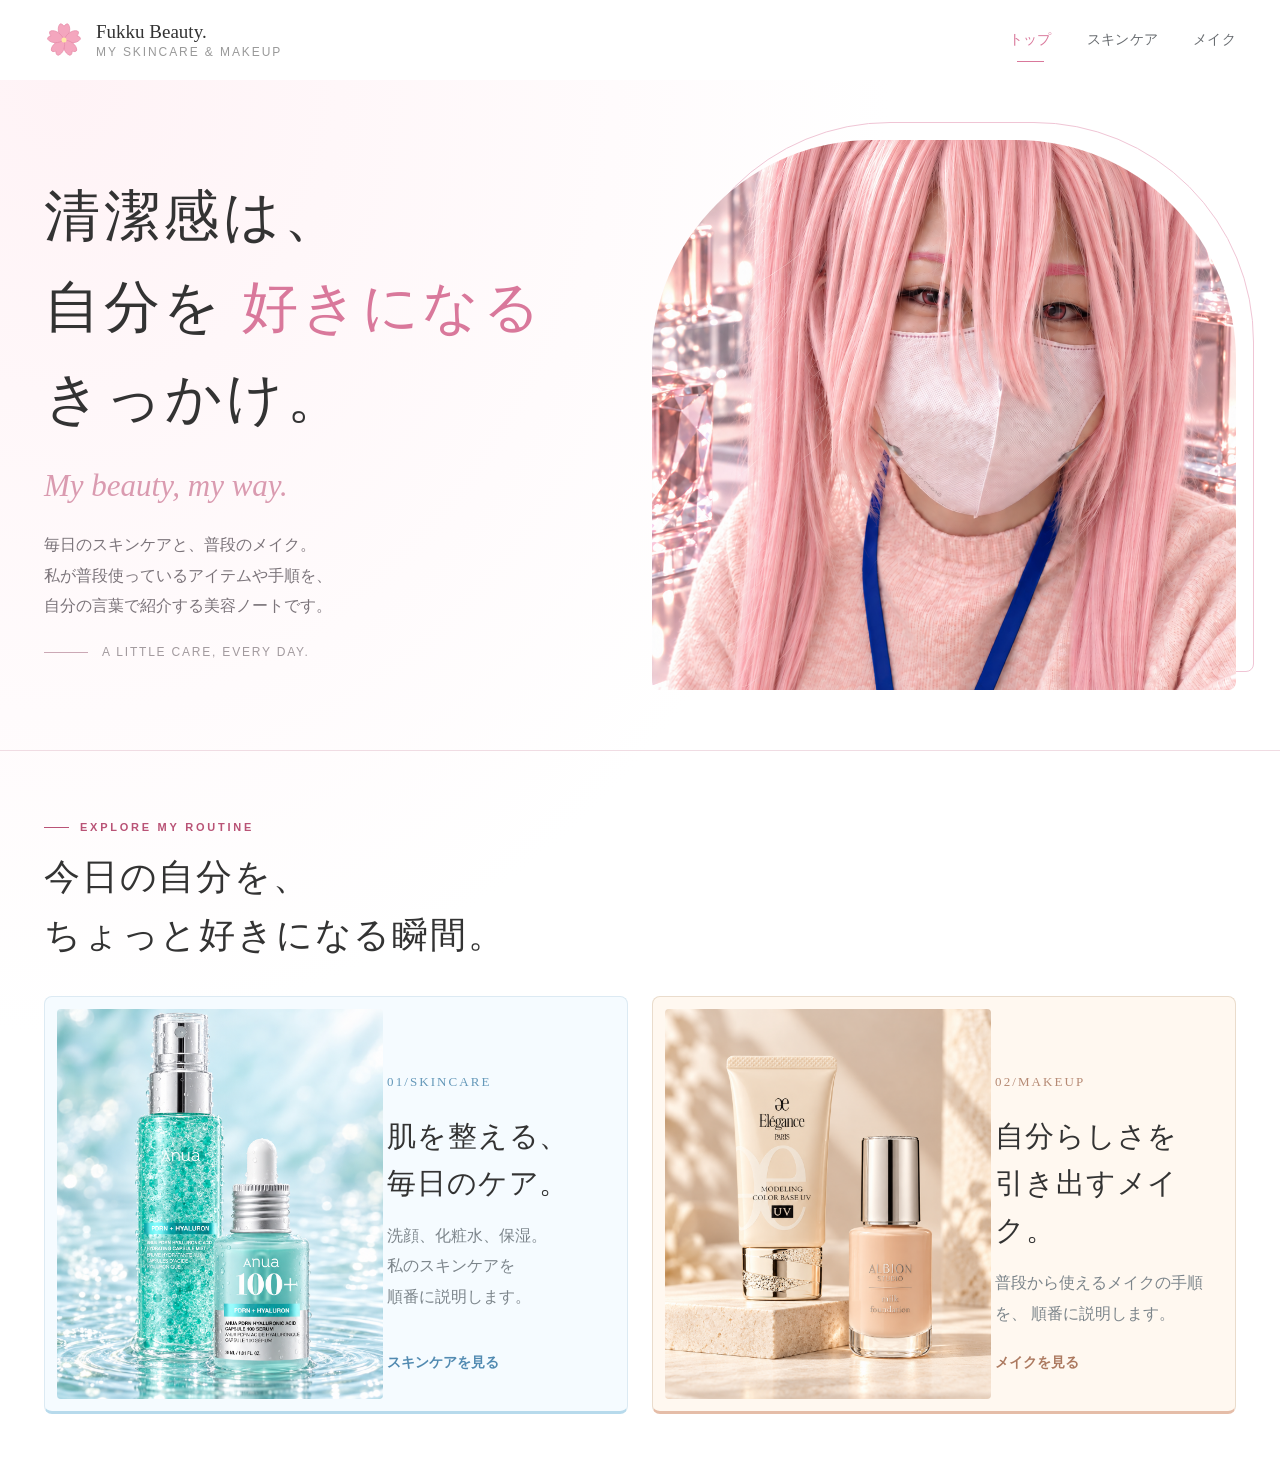
<file: index.html>
<!DOCTYPE html>
<html lang="ja">
    <head>
        <meta charset="UTF-8">
        <meta name="viewport" content="width=device-width, initial-scale=1.0">
        <link rel="stylesheet" href="css/style.css">
        <link rel="stylesheet" href="css/header.css">
        <link rel="stylesheet" href="css/transition.css">
        <title>ふっくーのメイク・スキンケア</title>
    </head>

    <body>
        <!-- ヘッダー -->
        <header>
            <a href="index.html" class="site-logo">
                <img src="images/icon/sakura-mark.svg" alt="ふっくーのメイク・スキンケア" class="site-icon">
                <span class="site-text">
                    <span class="site-logo__title">Fukku Beauty.</span>
                    <span class="site-logo__subtitle">MY SKINCARE &amp; MAKEUP</span>
                </span>
            </a>

            <nav class="header-nav">
                <a href="index.html" class="Top is-active" aria-current="page">トップ</a>
                <a href="skinCare.html" class="skinCare">スキンケア</a>
                <a href="makeUp.html" class="makeUp">メイク</a>
            </nav>
        </header>

        <main>
            <!-- ページの導入 -->
            <div class="intro-area">
                <section class="intro">
                    <div class="intro-text">
                        <h1 class="intro-title">
                            清潔感は、
                            <br>
                            自分を
                            <span class="pink">好きになる</span>
                            <br>
                            きっかけ。
                        </h1>
                        <p class="intro-subtitle">My beauty, my way.</p>
                        <p class="intro-description">
                            毎日のスキンケアと、普段のメイク。
                            <br>
                            私が普段使っているアイテムや手順を、
                            <br>
                            自分の言葉で紹介する美容ノートです。
                        </p>
                        <p class="intro-caption">A LITTLE CARE, EVERY DAY.</p>
                    </div>

                    <div class="intro-photo">
                        <img src="images/sakuramiku.png" alt="桜ミクの自撮り写真" class="sakuramiku">
                    </div>
                </section>
            </div>

            <!-- スキンケア・メイクの紹介 -->
            <section class="routine">
                <p class="routine-label">EXPLORE MY ROUTINE</p>
                <h2 class="routine-title">
                    今日の自分を、
                    <br>
                    ちょっと好きになる瞬間。
                </h2>

                <div class="routine-cards">
                    <a href="skinCare.html" class="routine-skinCare">
                        <img src="images/アヌアのミストと美容液.png" alt="アヌアのミストと美容液" class="skinCare_img">
                        <div class="routine-card-text">
                            <p>01/SKINCARE</p>
                            <h3>
                                肌を整える、
                                <br>
                                毎日のケア。
                            </h3>
                            <p>
                                洗顔、化粧水、保湿。
                                <br>
                                私のスキンケアを
                                <br>
                                順番に説明します。
                            </p>
                            <span>スキンケアを見る</span>
                        </div>
                    </a>

                    <a href="makeUp.html" class="routine-makeUp">
                        <img src="images/エレガンスとアルビオンのベースメイク撮影.png" alt="メイク道具" class="makeUp_img">
                        <div class="routine-card-text">
                            <p>02/MAKEUP</p>
                            <h3>
                                自分らしさを
                                <br>
                                引き出すメイク。
                            </h3>
                            <p>
                                普段から使えるメイクの手順を、
                                順番に説明します。
                            </p>
                            <span>メイクを見る</span>
                        </div>
                    </a>
                </div>
            </section>
        </main>
        <script src="js/transition.js"></script>
    </body>
</html>
</file>
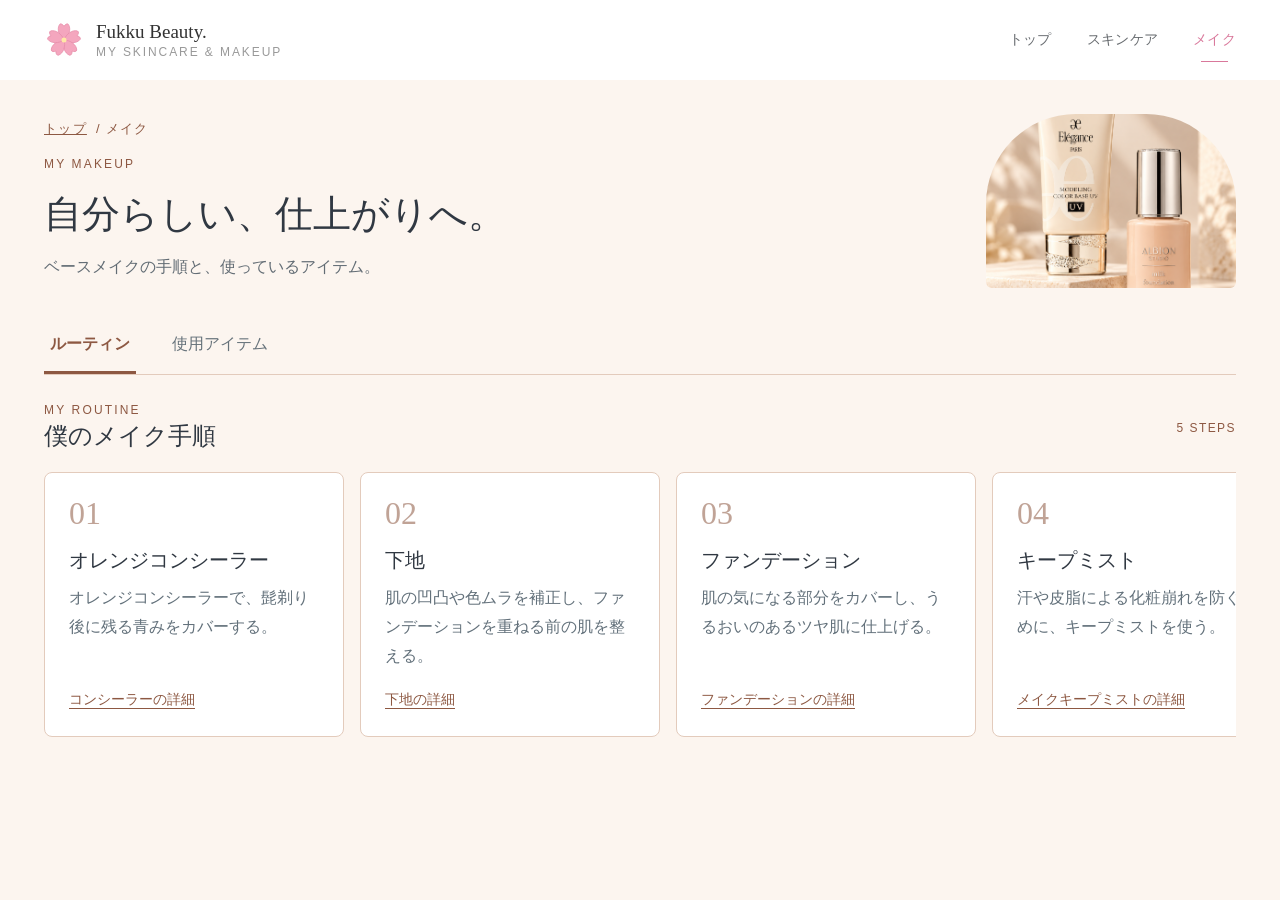
<file: makeUp.html>
<!DOCTYPE html>
<html lang="ja">
    <head>
        <meta charset="UTF-8">
        <meta name="viewport" content="width=device-width, initial-scale=1.0">
        <link rel="stylesheet" href="css/makeUp.css">
        <link rel="stylesheet" href="css/header.css">
        <link rel="stylesheet" href="css/transition.css">
        <title>ふっくーのメイク</title>
    </head>

    <body>
        <!-- ヘッダー -->
        <header>
            <a href="index.html" class="site-logo">
                <img src="images/icon/sakura-mark.svg"
                    alt="ふっくーのメイク・スキンケア"
                    class="site-icon">

                <span class="site-text">
                    <span class="site-logo__title">Fukku Beauty.</span>
                    <span class="site-logo__subtitle">
                    MY SKINCARE &amp; MAKEUP
                    </span>
                </span>
            </a>

            <nav class="header-nav">
                <a href="index.html" class="Top">トップ</a>
                <a href="skinCare.html" class="skinCare">スキンケア</a>
                <a href="makeUp.html" class="makeUp is-active"
                    aria-current="page">メイク</a>
            </nav>
        </header>

        <main>
            <!-- ページの導入 -->
            <section class="makeUp-intro">
                <div class="makeUp-intro-text">
                    <nav class="breadcrumb" aria-label="パンくずリスト">
                        <a href="index.html">トップ</a>
                        <span>/ メイク</span>
                    </nav>

                    <p class="makeUp-label">MY MAKEUP</p>
                    <h1>自分らしい、仕上がりへ。</h1>
                    <p>ベースメイクの手順と、使っているアイテム。</p>
                </div>

                <div class="makeUp-intro-photo">
                    <img src="images/エレガンスとアルビオンのベースメイク撮影.png"
                        alt="エレガンスとアルビオンのベースメイク用品">
                </div>
            </section>

            <section class="makeUp-content">
                <!-- 表示切り替え -->
                <div class="makeUp-tabs">
                    <button type="button"
                        id="routine-button"
                        class="is-active"
                        aria-controls="routine-panel"
                        aria-pressed="true">
                    ルーティン
                    </button>

                    <button type="button"
                        id="items-button"
                        aria-controls="items-panel"
                        aria-pressed="false">
                    使用アイテム
                    </button>
                </div>

                <!-- メイク手順 -->
                <section id="routine-panel">
                    <div class="routine-heading">
                        <div>
                            <p class="routine-heading-label">MY ROUTINE</p>
                            <h2>僕のメイク手順</h2>
                        </div>
                        <span class="step-total">5 STEPS</span>
                    </div>

                    <div class="routine-steps">
                        <article class="routine-step">
                            <p class="routine-step-number">01</p>
                            <h3>オレンジコンシーラー</h3>
                            <p>オレンジコンシーラーで、髭剃り後に残る青みをカバーする。</p>

                            <button type="button"
                                class="routine-item-button"
                                data-product="concealer">
                            コンシーラーの詳細
                            </button>
                        </article>

                        <article class="routine-step">
                            <p class="routine-step-number">02</p>
                            <h3>下地</h3>
                            <p>肌の凹凸や色ムラを補正し、ファンデーションを重ねる前の肌を整える。</p>

                            <button type="button"
                                class="routine-item-button"
                                data-product="primer">
                            下地の詳細
                            </button>
                        </article>

                        <article class="routine-step">
                            <p class="routine-step-number">03</p>
                            <h3>ファンデーション</h3>
                            <p>肌の気になる部分をカバーし、うるおいのあるツヤ肌に仕上げる。</p>

                            <button type="button"
                                class="routine-item-button"
                                data-product="foundation">
                            ファンデーションの詳細
                            </button>
                        </article>

                        <article class="routine-step">
                            <p class="routine-step-number">04</p>
                            <h3>キープミスト</h3>
                            <p>汗や皮脂による化粧崩れを防ぐために、キープミストを使う。</p>

                            <button type="button"
                                class="routine-item-button"
                                data-product="mist">
                            メイクキープミストの詳細
                            </button>
                        </article>

                        <article class="routine-step">
                            <p class="routine-step-number">05</p>
                            <h3>パウダー</h3>
                            <p>余分な皮脂を吸着するパウダーで、さらっとした肌に仕上げる。</p>

                            <button type="button"
                                class="routine-item-button"
                                data-product="powder">
                            パウダーの詳細
                            </button>
                        </article>
                    </div>
                </section>

                <!-- 使用アイテム -->
                <section id="items-panel" hidden>
                    <div class="routine-heading">
                        <div>
                            <p class="routine-heading-label">MY ITEMS</p>
                            <h2>メイクに使うもの</h2>
                        </div>
                        <span class="step-total">5 ITEMS</span>
                    </div>

                    <div class="item-cards">
                        <!-- コンシーラー -->
                        <article class="item-card">
                            <div class="item-card-photo">
                                <img src="images/image(20261013-043211).png"
                                    alt="COSCOS パーフェクトマットコンシーラー スカーレットオレンジ">
                            </div>

                            <div class="item-card-text">
                                <p class="item-kind">オレンジコンシーラー</p>
                                <h3>
                                COSCOS<br>
                                パーフェクトマットコンシーラー<br>
                                スカーレットオレンジ
                                </h3>
                                <p>青髭の青みを隠すために使っています。</p>

                                <button type="button"
                                    class="item-detail-button"
                                    data-product="concealer"
                                    aria-label="COSCOSのコンシーラーの商品詳細を見る">
                                商品詳細を見る
                                </button>
                            </div>
                        </article>

                        <!-- 下地 -->
                        <article class="item-card">
                            <div class="item-card-photo">
                                <img src="images/image(20261013-043250).png"
                                    alt="エレガンス モデリング カラーベース UV">
                            </div>

                            <div class="item-card-text">
                                <p class="item-kind">化粧下地</p>
                                <h3>
                                エレガンス<br>
                                モデリング カラーベース UV
                                </h3>
                                <p>肌色と質感を整える下地として使っています。</p>

                                <button type="button"
                                    class="item-detail-button"
                                    data-product="primer"
                                    aria-label="エレガンスの下地の商品詳細を見る">
                                商品詳細を見る
                                </button>
                            </div>
                        </article>

                        <!-- ファンデーション -->
                        <article class="item-card">
                            <div class="item-card-photo">
                                <img src="images/image(20261013-043324).png"
                                    alt="アルビオン スタジオ ミルク ファンデーション">
                            </div>

                            <div class="item-card-text">
                                <p class="item-kind">ファンデーション</p>
                                <h3>
                                アルビオン スタジオ<br>
                                ミルク ファンデーション
                                </h3>
                                <p>肌をカバーし、ツヤのある仕上がりに整えます。</p>

                                <button type="button"
                                    class="item-detail-button"
                                    data-product="foundation"
                                    aria-label="アルビオンのファンデーションの商品詳細を見る">
                                商品詳細を見る
                                </button>
                            </div>
                        </article>

                        <!-- キープミスト -->
                        <article class="item-card">
                            <div class="item-card-photo">
                                <img src="images/image(20261013-043542).png"
                                    alt="コーセー メイク キープ ミスト EX">
                            </div>

                            <div class="item-card-text">
                                <p class="item-kind">メイクキープミスト</p>
                                <h3>
                                コーセー<br>
                                メイク キープ ミスト EX
                                </h3>
                                <p>メイクのヨレや崩れを防ぐために使っています。</p>

                                <button type="button"
                                    class="item-detail-button"
                                    data-product="mist"
                                    aria-label="メイク キープ ミストの商品詳細を見る">
                                商品詳細を見る
                                </button>
                            </div>
                        </article>

                        <!-- パウダー -->
                        <article class="item-card">
                            <div class="item-card-photo">
                                <img src="images/download.png"
                                    alt="パーフェクトダイアリー トランスルーシェント ブルーリング ルースパウダー 2.0">
                            </div>

                            <div class="item-card-text">
                                <p class="item-kind">フェイスパウダー</p>
                                <h3>
                                パーフェクトダイアリー<br>
                                トランスルーシェント ブルーリング<br>
                                ルースパウダー 2.0
                                </h3>
                                <p>テカリを抑え、さらっとした肌に仕上げます。</p>

                                <button type="button"
                                    class="item-detail-button"
                                    data-product="powder"
                                    aria-label="パーフェクトダイアリーのパウダーの商品詳細を見る">
                                商品詳細を見る
                                </button>
                            </div>
                        </article>
                    </div>
                </section>

            </section>
        </main>

        <!-- 商品の詳細画面 -->
        <dialog id="item-dialog"
            class="item-dialog"
            aria-labelledby="dialog-title">

            <form method="dialog">
                <button type="submit"
                    class="dialog-close"
                    aria-label="商品詳細を閉じる">
                ×
                </button>
            </form>

            <div class="dialog-layout">
                <div class="dialog-photo">
                    <img id="dialog-image"
                        src="images/image(20261013-043211).png"
                        alt="COSCOS パーフェクトマットコンシーラー スカーレットオレンジ">

                    <p id="dialog-no-image" hidden>写真準備中</p>
                </div>

                <div class="dialog-text">
                    <p id="dialog-kind" class="dialog-kind">オレンジコンシーラー</p>
                    <h2 id="dialog-title">COSCOS パーフェクトマットコンシーラー スカーレットオレンジ</h2>
                    <p id="dialog-description">青髭を隠すために使っているオレンジコンシーラーです。</p>

                    <div id="dialog-extra" class="dialog-extra">
                        <h3>使ってみた感想</h3>
                        <p id="dialog-review"></p>

                        <div class="dialog-purchase">
                            <h3>参考価格</h3>
                            <p id="dialog-price"></p>
                            <p id="dialog-price-note" class="dialog-price-note"></p>
                            <a id="dialog-source"
                                class="dialog-source"
                                target="_blank"
                                rel="noopener noreferrer">
                                参考サイトを見る
                            </a>
                        </div>
                    </div>
                </div>
            </div>
        </dialog>
        <script src="js/transition.js"></script>
        <script src="js/makeUp.js"></script>
    </body>
</html>
</file>
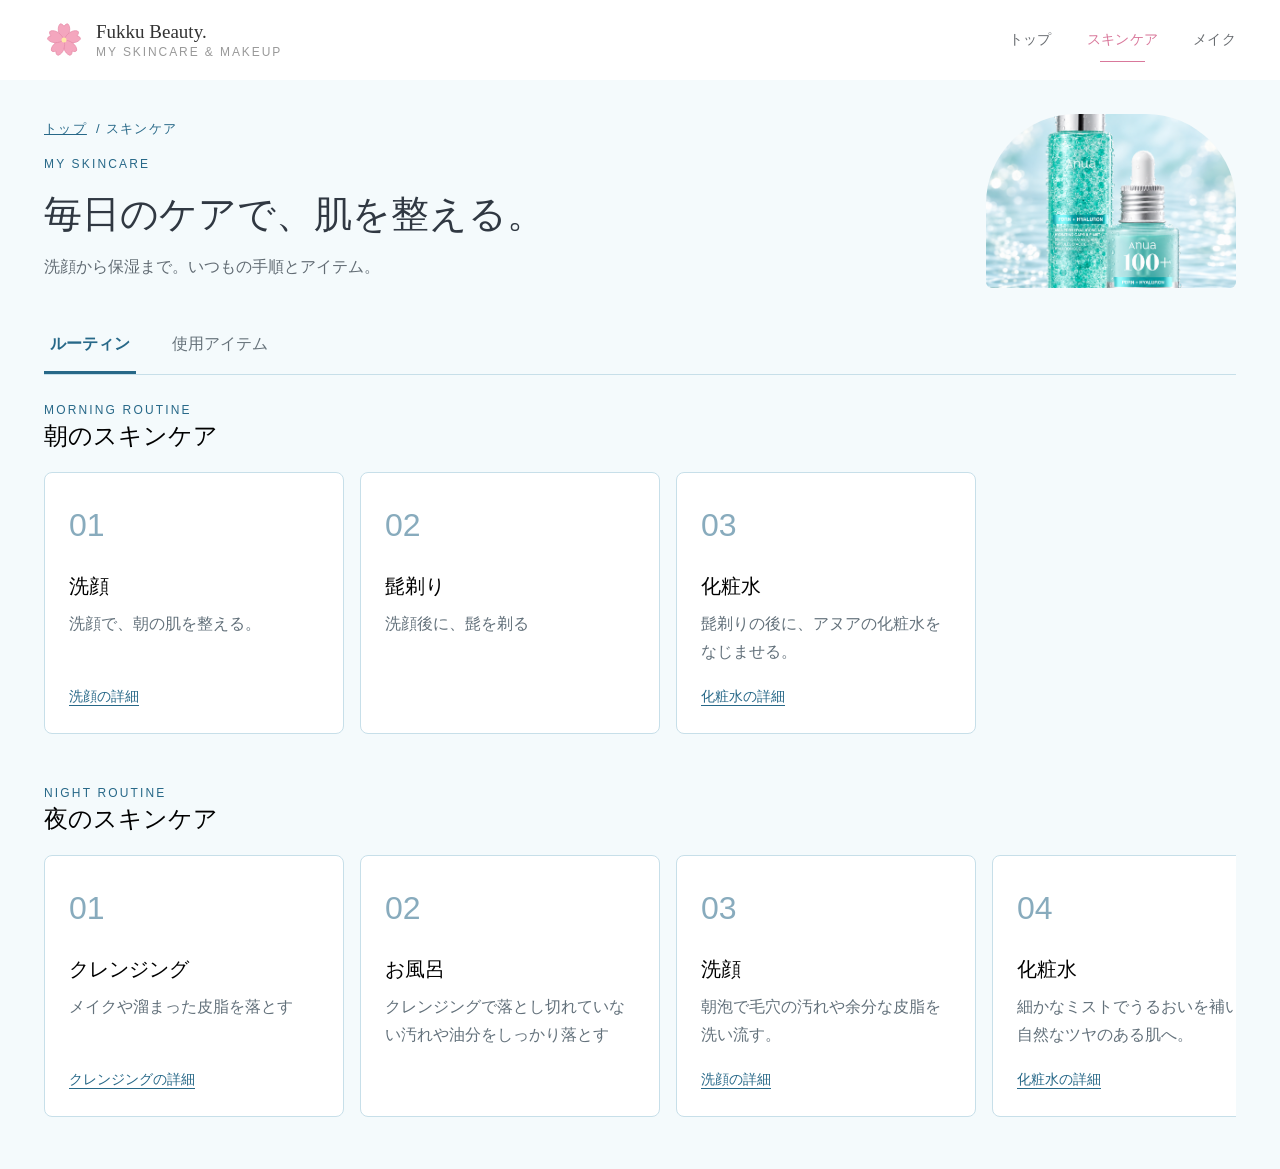
<file: skinCare.html>
<!DOCTYPE html>
<html lang="ja">
    <head>
        <meta charset="UTF-8">
        <meta name="viewport" content="width=device-width, initial-scale=1.0">
        <link rel="stylesheet" href="css/skinCare.css">
        <link rel="stylesheet" href="css/header.css">
        <link rel="stylesheet" href="css/transition.css">
        <title>ふっくーのスキンケア</title>
    </head>

    <body>
        <!-- ヘッダー -->
        <header>
            <a href="index.html" class="site-logo">
                <img src="images/icon/sakura-mark.svg" alt="ふっくーのメイク・スキンケア" class="site-icon">

                <span class="site-text">
                    <span class="site-logo__title">Fukku Beauty.</span>
                    <span class="site-logo__subtitle">MY SKINCARE &amp; MAKEUP</span>
                </span>
            </a>

            <nav class="header-nav">
                <a href="index.html" class="Top">トップ</a>
                <a href="skinCare.html" class="skinCare is-active" aria-current="page">スキンケア</a>
                <a href="makeUp.html" class="makeUp">メイク</a>
            </nav>
        </header>

        <main>
            <!-- ページの導入 -->
            <section class="skinCare-intro">
                <div class="skinCare-intro-text">
                    <nav class="breadcrumb" aria-label="パンくずリスト">
                        <a href="index.html">トップ</a>
                        <span>/ スキンケア</span>
                    </nav>

                    <p class="skinCare-label">MY SKINCARE</p>
                    <h1>毎日のケアで、肌を整える。</h1>
                    <p>洗顔から保湿まで。いつもの手順とアイテム。</p>
                </div>

                <div class="skinCare-intro-photo">
                    <img src="images/アヌアのミストと美容液.png" alt="アヌアのミストと美容液">
                </div>
            </section>

            <section class="skinCare-content">
                <!-- 表示切り替え -->
                <div class="skinCare-tabs">
                    <button type="button" class="is-active" id="routine-button">ルーティン</button>
                    <button type="button" id="items-button">使用アイテム</button>
                </div>

                <div id="routine-panel">
                    <!-- 朝のスキンケア -->
                    <section class="skinCare-morning">
                        <div class="routine-heading">
                            <div>
                                <p class="routine-heading-label">MORNING ROUTINE</p>
                                <h2>朝のスキンケア</h2>
                            </div>
                        </div>

                        <div class="routine-steps">
                            <article class="routine-step">
                                <p class="routine-step-number">01</p>
                                <h3>洗顔</h3>
                                <p>洗顔で、朝の肌を整える。</p>
                                <button type="button" class="routine-item-button" data-product="facewash">
                                    洗顔の詳細
                                </button>
                            </article>

                            <article class="routine-step">
                                <p class="routine-step-number">02</p>
                                <h3>髭剃り</h3>
                                <p>洗顔後に、髭を剃る</p>
                            </article>

                            <article class="routine-step">
                                <p class="routine-step-number">03</p>
                                <h3>化粧水</h3>
                                <p>髭剃りの後に、アヌアの化粧水をなじませる。</p>
                                <button type="button" class="routine-item-button" data-product="toner">
                                    化粧水の詳細
                                </button>
                            </article>
                        </div>
                    </section>

                    <!-- 夜のスキンケア -->
                    <section class="skinCare-night">
                        <div class="routine-heading">
                            <div>
                                <p class="routine-heading-label">NIGHT ROUTINE</p>
                                <h2>夜のスキンケア</h2>
                            </div>
                        </div>

                        <div class="routine-steps">
                            <article class="routine-step">
                                <p class="routine-step-number">01</p>
                                <h3>クレンジング</h3>
                                <p>メイクや溜まった皮脂を落とす</p>
                                <button type="button" class="routine-item-button" data-product="cleansing">
                                    クレンジングの詳細
                                </button>
                            </article>

                            <article class="routine-step">
                                <p class="routine-step-number">02</p>
                                <h3>お風呂</h3>
                                <p>クレンジングで落とし切れていない汚れや油分をしっかり落とす</p>
                            </article>

                            <article class="routine-step">
                                <p class="routine-step-number">03</p>
                                <h3>洗顔</h3>
                                <p>朝泡で毛穴の汚れや余分な皮脂を洗い流す。</p>
                                <button type="button" class="routine-item-button" data-product="facewash">
                                    洗顔の詳細
                                </button>
                            </article>

                            <article class="routine-step">
                                <p class="routine-step-number">04</p>
                                <h3>化粧水</h3>
                                <p>細かなミストでうるおいを補い、自然なツヤのある肌へ。</p>
                                <button type="button" class="routine-item-button" data-product="toner">
                                    化粧水の詳細
                                </button>
                            </article>

                            <article class="routine-step">
                                <p class="routine-step-number">05</p>
                                <h3>美容液</h3>
                                <p>夜の保湿ケアに。うるおいを与えて、肌のキメを整える美容液。</p>
                                <button type="button" class="routine-item-button" data-product="serum">
                                    美容液の詳細
                                </button>
                            </article>

                            <article class="routine-step">
                                <p class="routine-step-number">06</p>
                                <h3>乳液</h3>
                                <p>夜の保湿の仕上げに。うるおいを保つ薬用美白乳液。</p>
                                <button type="button" class="routine-item-button" data-product="milk">
                                    乳液の詳細
                                </button>
                            </article>
                        </div>
                    </section>
                </div>

                <!-- 使用アイテム -->
                <section class="skinCare-items" id="items-panel" hidden>
                    <div class="routine-heading">
                        <div>
                            <p class="routine-heading-label">MY ITEMS</p>
                            <h2>スキンケアに使うもの</h2>
                        </div>
                    </div>

                    <div class="item-cards">
                        <article class="item-card">
                            <div class="item-card-photo">
                                <img src="images/水面に横たうビオレ パーフェクトオイル-1.png" alt="クレンジングオイルの写真">
                            </div>

                            <div class="item-card-text">
                                <p class="item-kind">クレンジングオイル</p>
                                <h3>ビオレ パーフェクトオイル</h3>
                                <p>メイク落としや皮脂を落とすために使っています。</p>

                                <button type="button" class="item-detail-button"
                                    id="cleansing-detail-button"
                                    data-product="cleansing"
                                    aria-label="ビオレ パーフェクトオイルの商品詳細を見る">
                                    商品詳細を見る
                                </button>
                            </div>
                        </article>

                        <article class="item-card">
                            <div class="item-card-photo">
                                <img src="images/淡い水面に浮かぶビオレ ザ フェイス.png" alt="洗顔の写真">
                            </div>

                            <div class="item-card-text">
                                <p class="item-kind">洗顔料</p>
                                <h3>ビオレ ザフェイス</h3>
                                <p>朝と夜の洗顔に使っています。</p>

                                <button type="button" class="item-detail-button"
                                    data-product="facewash"
                                    aria-label="ビオレ ザフェイスの商品詳細を見る">
                                    商品詳細を見る
                                </button>
                            </div>
                        </article>

                        <article class="item-card">
                            <div class="item-card-photo">
                                <img src="images/水面に立つターコイズミスト-2.png" alt="化粧水の写真">
                            </div>

                            <div class="item-card-text">
                                <p class="item-kind">化粧水</p>
                                <h3>PDRNヒアルロン酸 ハイドレイティングミスト</h3>
                                <p>朝と夜の保湿に使っています。</p>

                                <button type="button" class="item-detail-button"
                                    data-product="toner"
                                    aria-label="アヌアの化粧水の商品詳細を見る">
                                    商品詳細を見る
                                </button>
                            </div>
                        </article>

                        <article class="item-card">
                            <div class="item-card-photo">
                                <img src="images/水面に佇むターコイズ美容液-4.png" alt="美容液の写真">
                            </div>

                            <div class="item-card-text">
                                <p class="item-kind">美容液</p>
                                <h3>ANUA(アヌア) PDRNヒアルロン酸カプセル100セラム30ml 美容液</h3>
                                <p>夜の保湿とニキビ対策に使っています。</p>

                                <button type="button" class="item-detail-button"
                                    data-product="serum"
                                    aria-label="アヌアの美容液の商品詳細を見る">
                                    商品詳細を見る
                                </button>
                            </div>
                        </article>

                        <article class="item-card">
                            <div class="item-card-photo">
                                <img src="images/水面に佇む青いアクアレーベル-5.png" alt="乳液の写真">
                            </div>

                            <div class="item-card-text">
                                <p class="item-kind">乳液</p>
                                <h3>アクアレーベル 乳液 トリートメントミルク ブライトニング</h3>
                                <p>夜の保湿に使っています。</p>

                                <button type="button" class="item-detail-button"
                                    data-product="milk"
                                    aria-label="アクアレーベルの乳液の商品詳細を見る">
                                    商品詳細を見る
                                </button>
                            </div>
                        </article>
                    </div>
                </section>
            </section>
        </main>

        <!-- 商品の詳細画面 -->
        <dialog id="item-dialog" class="item-dialog" aria-labelledby="dialog-title">
            <!-- このフォームのボタンを押すと詳細画面が閉じる -->
            <form method="dialog">
                <button type="submit" class="dialog-close" aria-label="商品詳細を閉じる">
                    ×
                </button>
            </form>

            <div class="dialog-layout">
                <div class="dialog-photo">
                    <img id="dialog-image"
                        src="images/水面に横たうビオレ パーフェクトオイル-1.png"
                        alt="ビオレ パーフェクトオイル">
                </div>

                <div class="dialog-text">
                    <p id="dialog-kind" class="dialog-kind">クレンジングオイル</p>
                    <h2 id="dialog-title">ビオレ パーフェクトオイル</h2>
                    <p id="dialog-description">メイク落としに使っています。</p>

                    <div id="dialog-extra" class="dialog-extra">
                        <h3>使ってみた感想</h3>
                        <p id="dialog-review"></p>

                        <div class="dialog-purchase">
                            <h3>参考価格</h3>
                            <p id="dialog-price"></p>
                            <p id="dialog-price-note" class="dialog-price-note"></p>
                            <a id="dialog-source"
                                class="dialog-source"
                                target="_blank"
                                rel="noopener noreferrer">
                                参考サイトを見る
                            </a>
                        </div>
                    </div>
                </div>
            </div>
        </dialog>
        <script src="js/transition.js"></script>
        <script src="js/skinCare.js"></script>
    </body>
</html>
</file>
<file: css/style.css>
* {
    box-sizing: border-box; /* 幅にpaddingと枠線を含める */
}

body {
    margin: 0; /* ブラウザ標準の外側の余白を消す */
}

/*======================================================================
    色指定
========================================================================*/

.pink {
    color: #d9789b;
}

/*================================================================
    メイン
===============================================================*/

main {
    background: radial-gradient(
        ellipse at 5% 0%,
        #fff3f6,
        transparent 48%
    ), #fff;
}

.intro {
    display: flex;
    align-items: center;
    gap: 48px;
    margin: 0 auto; /* 全体を左右中央へ */
    padding: 60px 44px;
}

.intro-text {
    flex: 1; /* 文章の箱に、写真と間隔を除いた残りの幅を使わせる */
}

.intro-title {
    font-family: "游明朝", "Yu Mincho", serif;
    font-weight: 500; /* 文字の太さ */
    font-size: 56px;
    line-height: 1.63; /* 一行の高さ */
    letter-spacing: 0.065em;
    color: #333;
    margin: 0 0 24px;
}

.intro-subtitle {
    font-family: Georgia, serif;
    font-style: italic;
    font-size: 31px;
    color: #da9bb0;
    margin: 0 0 20px;
}

.intro-description {
    font-family: "游ゴシック", "Meiryo", sans-serif;
    font-size: 16px;
    line-height: 1.9;
    color: #7b747a;
    margin: 26px 0 0;
}

.intro-caption {
    display: flex;
    font-family: "游ゴシック", "Meiryo", sans-serif;
    font-size: 12px;
    letter-spacing: 0.15em;
    color: #a29a9e;
    margin: 24px 0 0;
    align-items: center;
    gap: 14px;
}

.intro-caption::before {
    /* 線と文字をFlexで横に並べて、中央をそろえる */
    content: "";
    width: 44px;
    height: 1px;
    background: #cba8b5;
    flex-shrink: 0;
}

.intro-photo {
    width: 49%;
    position: relative;
}

.sakuramiku {
    display: block;
    width: 100%;
    height: 550px;
    position: relative;
    object-fit: cover;
    border-radius: 220px 220px 8px 8px;
    z-index: 1;
}

.intro-photo::before {
    content: "";
    position: absolute;
    inset: 0;
    border: 1px solid #f0c5d5;
    border-radius: 220px 220px 8px 8px;
    transform: translate(18px, -18px);
    pointer-events: none;
    z-index: 0;
}

.intro-area {
    border-bottom: 1px solid #f0dce3;
}

/*================================================================
    ルーティン
===============================================================*/

.routine-label {
    display: flex;
    align-items: center;
    gap: 11px;
    font-family: Arial, sans-serif;
    font-size: 11px;
    font-weight: 700;
    letter-spacing: 0.25em;
    color: #b95376;
    margin: 0 0 16px;
}

.routine-label::before {
    content: "";
    width: 25px;
    height: 1px;
    background: currentColor;
    flex-shrink: 0;
}

.routine-title {
    font-family: "游明朝", "Yu Mincho", serif;
    font-size: 36px;
    font-weight: 500;
    line-height: 1.6;
    letter-spacing: 0.05em;
    color: #333;
    margin: 0 0 32px;
}

.routine {
    max-width: 1298px;
    margin: 0 auto;
    padding: 70px 44px;
}

/* 共通の形 */
.routine-skinCare,
.routine-makeUp {
    position: relative;
    display: flex;
    align-items: stretch;
    gap: 0;
    height: auto;
    min-height: 405px;
    padding: 12px;
    border: 1px solid;
    border-radius: 8px;
    text-decoration: none;
    color: #333;
    transition: box-shadow 0.3s, transform 0.3s;
}

.routine-skinCare:hover,
.routine-makeUp:hover {
    transform: translateY(-6px);
    box-shadow: 0 20px 55px rgba(69, 55, 65, 0.075);
} /* :hover：マウスが乗っているとき
    translateY(-6px)：上に6px動かす
    box-shadow：薄く広がる影を付ける
    transition：変化を0.3秒かけて滑らかにする */

.routine-skinCare {
    background: #f5fbff;
    border-color: #dceaf3;
    border-bottom: 3px solid #b7daec;
}

.routine-makeUp {
    background: #fff8f0;
    border-color: #eadccc;
    border-bottom: 3px solid #e5bda8;
}

.skinCare_img,
.makeUp_img {
    position: absolute;
    top: 12px;
    left: 12px;
    width: calc(58% - 12px);
    height: calc(100% - 24px);
    object-fit: cover;
    border-radius: 4px;
}

.routine-card-text {
    flex: 1;
    min-width: 0;
    margin-left: 57%;
    padding: 61px 8px 27px 12px;
    display: flex;
    flex-direction: column;
    align-items: flex-start;
    font-family: "Yu Gothic", Meiryo, sans-serif;
}

.routine-cards {
    /* 2つのカードを横に並べる */
    display: flex;
    gap: 24px;
}

.routine-cards > a {
    /* 2つのカードに同じ割合で幅を分けて、必要なら小さく縮められるようにする */
    flex: 1;
    min-width: 0;
}

.routine-card-text {
    font-family: "Yu Gothic", Meiryo, sans-serif;
}

.routine-card-text p {
    font-size: 16px;
    line-height: 1.9;
    color: #7c858b;
    margin: 0;
}

/* 01/SKINCARE・02/MAKEUP */
.routine-card-text p:first-child {
    /* :first-child親の最初の子要素であること */
    font-family: Georgia, serif;
    font-size: 13px;
    letter-spacing: 0.16em;
    margin-bottom: 0;
}

.routine-card-text h3 {
    font-family: "游明朝", "Yu Mincho", serif;
    font-size: clamp(24px, 2.3vw, 32px);
    font-weight: 500;
    line-height: 1.6;
    letter-spacing: 0.03em;
    margin: 18px 0 14px;
}

/* 共通の文字サイズと太さ */
.routine-card-text span {
    font-size: 14px;
    font-weight: 700;
    margin-top: auto;
    padding-top: 25px;
}

/* スキンケア：青 */
.routine-skinCare .routine-card-text span {
    color: #518ab1;
}

/* メイク：茶色 */
.routine-makeUp .routine-card-text span {
    color: #ac795f;
}

/* 01 / SKINCARE：青 */
.routine-skinCare .routine-card-text p:first-child {
    color: #6498b9;
}

/* 02 / MAKEUP：茶色 */
.routine-makeUp .routine-card-text p:first-child {
    color: #b68a74;
}
</file>
<file: css/header.css>
/*======================================================================
    ヘッダー
=====================================================================*/

.site-icon {
    width: 40px;
    height: 40px;
    flex-shrink: 0; /* 横幅が足りなくても、この要素を縮めない */
}

.site-logo {
    display: flex;
    align-items: center; /* 上下の中央をそろえる */
    gap: 12px;
    text-decoration: none;
}

.site-text {
    display: flex;
    flex-direction: column; /* 文字を縦に並べる */
    gap: 1px;
    line-height: 1.24;
}

.site-logo__title {
    font-family: Georgia, serif;
    font-size: 19px;
    font-weight: 500;
    color: #333;
}

.site-logo__subtitle {
    font-family: Arial, sans-serif;
    font-size: 12px;
    letter-spacing: 0.16em; /* 文字間隔を広げる */
    color: #999;
}

header {
    display: flex;
    justify-content: space-between; /* ロゴとナビを左右に分ける */
    align-items: center;
    margin: 0 auto;
    height: 80px;
    padding: 0 44px;
    position: sticky;
    top: 0;
    z-index: 10;
    background: #fff;
}

.header-nav {
    display: flex;
    align-items: center;
    gap: 35px;
}

.header-nav a {
    font-family: "Yu Gothic", Meiryo, sans-serif;
    font-size: 14px;
    line-height: 1.8;
    letter-spacing: 0.02em;
    font-weight: 400;
    text-decoration: none;
    color: #686c70;
    padding: 10px 0;
    position: relative;
    border-bottom: none;
}

.header-nav a.is-active {
    /* 今いるページだけ、線をピンクにする */
    color: #d9789b;
}

.header-nav a.is-active::after {
    /* HTMLにタグを追加せず装飾を作る仕組み。左右を18%ずつ空けるので、リンク幅の64%の短い下線になる */
    content: "";
    position: absolute;
    bottom: 1px;
    left: 18%;
    right: 18%;
    height: 1px;
    background: #d9789b;
}

.intro {
    max-width: 1298px;
    margin: 0 auto;
}

header {
    width: 100%;
    max-width: none;
    margin: 0;
}

/* 全ページのスクロールバーを非表示にする */
html {
    scrollbar-width: none; /* Firefox */
}

body {
    -ms-overflow-style: none; /* 旧Edge / IE */
}

html::-webkit-scrollbar,
body::-webkit-scrollbar {
    display: none; /* Chrome / Edge / Safari */
}
</file>
<file: css/transition.css>
/* ページ切り替え中、画面全体を覆う */
.page-transition {
    position: fixed;
    inset: 0;
    z-index: 9999;
    overflow: hidden;
    pointer-events: none;
}

/* 切り替え中は連続クリックを防ぐ */
.page-transition.is-running {
    pointer-events: auto;
}

/* 色や波紋を描く共通部分 */
.page-transition::before,
.page-transition::after {
    content: "";
    position: absolute;
    opacity: 0;
}

/* TOP：クリックした場所からピンクが広がる */
.page-transition--top::before {
    left: var(--click-x);
    top: var(--click-y);
    width: 200vmax;
    height: 200vmax;
    border-radius: 50%;
    background: #f3c6d7;
    animation: pink-spread 600ms ease-in-out forwards;
}

@keyframes pink-spread {
    from {
        opacity: 1;
        transform: translate(-50%, -50%) scale(0);
    }

    to {
        opacity: 1;
        transform: translate(-50%, -50%) scale(1);
    }
}

/* スキンケア：水色と波紋が広がる */
.page-transition--skincare::before,
.page-transition--skincare::after {
    left: var(--click-x);
    top: var(--click-y);
    width: 200vmax;
    height: 200vmax;
    border-radius: 50%;
}

.page-transition--skincare::before {
    background: #dceff5;
    animation: pink-spread 650ms ease-in-out forwards;
}

.page-transition--skincare::after {
    /* 半透明の白い輪を重ねる */
    background: radial-gradient(
        circle,
        transparent 35%,
        rgb(255 255 255 / 65%) 36%,
        transparent 38%,
        transparent 48%,
        rgb(255 255 255 / 55%) 49%,
        transparent 51%,
        transparent 62%,
        rgb(255 255 255 / 45%) 63%,
        transparent 65%
    );
    animation: water-ripple 650ms ease-out forwards;
}

@keyframes water-ripple {
    from {
        opacity: 0.9;
        transform: translate(-50%, -50%) scale(0);
    }

    to {
        opacity: 0;
        transform: translate(-50%, -50%) scale(1);
    }
}

/* メイク：刷毛で塗るようにベージュが横へ広がる */
/* メイク：左上からジグザグに塗り広げる */
.page-transition--makeup::before {
    inset: 0;
    background:  #efddce;
    opacity: 1;
    animation: foundation-zigzag 1000ms linear forwards;
}

@keyframes foundation-zigzag {
    /* 左上からスタート */
    0% {
        clip-path: polygon(
            0 0, 0 0, 0 0, 0 0,
            0 0, 0 0, 0 0, 0 0
        );
    }

    /* 上の段を右へ塗る */
    30% {
        clip-path: polygon(
            0 0, 100% 0, 100% 34%, 100% 34%,
            100% 34%, 100% 34%, 100% 34%, 0 34%
        );
    }

    /* 真ん中の段を左へ塗る */
    65% {
        clip-path: polygon(
            0 0, 100% 0, 100% 34%, 100% 67%,
            0 67%, 0 67%, 0 67%, 0 34%
        );
    }

    /* 下の段を右へ塗って画面を覆う */
    100% {
        clip-path: polygon(
            0 0, 100% 0, 100% 34%, 100% 67%,
            100% 67%, 100% 100%, 0 100%, 0 34%
        );
    }
}

/* 動きを減らす設定のときは演出を省略 */
@media (prefers-reduced-motion: reduce) {
    .page-transition {
        display: none;
    }
}

/* ページを開いたとき、内容をふわっと表示する */
@media (prefers-reduced-motion: no-preference) {
    main {
        animation: page-appear 450ms ease-out both;
    }
}

@keyframes page-appear {
    from {
        opacity: 0;
        transform: translateY(8px);
    }

    to {
        opacity: 1;
        transform: translateY(0);
    }
}
</file>
<file: css/makeUp.css>
/* 共通のカード・文字・詳細画面のCSSを読み込む。
   同じcssフォルダーにあるskinCare.cssを使う。 */
@import url("skinCare.css");

/* hiddenが付いた要素は、ほかのdisplay指定より優先して隠す */
[hidden] {
    display: none !important;
}

/* お手本のメイクページの背景色 */
main {
    background: #fcf5ef;
    min-height: calc(100vh - 80px);
}

/* 導入：左に文章、右に写真 */
.makeUp-intro {
    max-width: 1298px;
    margin: 0 auto;
    padding: 34px 44px 30px;
    display: flex;
    align-items: center;
    gap: 38px;
}

.makeUp-intro-text {
    flex: 1;
    min-width: 0;
    font-family: "Yu Gothic", Meiryo, sans-serif;
}

.makeUp-intro-text p {
    margin: 0;
    font-size: 16px;
    line-height: 1.8;
    color: #626c74;
}

.makeUp-intro-text .makeUp-label {
    font-size: 12px;
    letter-spacing: 0.18em;
    color: #8d5842;
}

.makeUp-intro-text h1 {
    margin: 10px 0;
    font-family: "游明朝", "Yu Mincho", serif;
    font-size: clamp(27px, 3vw, 40px);
    font-weight: 500;
    line-height: 1.5;
    color: #303842;
}

.makeUp-intro-photo {
    width: 250px;
    height: 174px;
    flex-shrink: 0;
    border-radius: 90px 90px 6px 6px;
    overflow: hidden;
}

.makeUp-intro-photo img {
    display: block;
    width: 100%;
    height: 100%;
    object-fit: cover;
}

.makeUp-content {
    max-width: 1298px;
    margin: 0 auto;
    padding: 0 44px 40px;
}

/* タブ */
.makeUp-tabs {
    display: flex;
    gap: 30px;
    border-bottom: 1px solid #e3cbbc;
    margin-bottom: 28px;
}

.makeUp-tabs button {
    background: none;
    border: none;
    border-bottom: 3px solid transparent;
    padding: 16px 6px;
    min-height: 56px;
    font-family: "Yu Gothic", Meiryo, sans-serif;
    font-size: 16px;
    color: #66727a;
    cursor: pointer;
}

.makeUp-tabs button.is-active {
    border-bottom-color: #8d5842;
    color: #8d5842;
    font-weight: 700;
}

/* 共通CSSの青色を、このページでは茶色に変える。
   カンマで区切ると、複数の場所に同じ指定を付けられる。 */
.breadcrumb,
.routine-heading-label,
.routine-step .routine-step-number,
.routine-item-button,
.item-card-text .item-kind,
.item-detail-button,
.dialog-kind {
    color: #8d5842;
}

.routine-step,
.item-card {
    border-color: #e3cbbc;
}

/* 左に見出し、右に件数 */
.routine-heading {
    display: flex;
    justify-content: space-between;
    align-items: center;
    gap: 16px;
}

.routine-heading h2 {
    color: #303842;
}

.step-total {
    flex-shrink: 0;
    font-family: "Yu Gothic", Meiryo, sans-serif;
    font-size: 12px;
    letter-spacing: 0.12em;
    color: #8d5842;
}

.routine-step .routine-step-number {
    font-family: Georgia, serif;
    line-height: 1;
}

.routine-step h3 {
    color: #303842;
}

.item-card-text .item-kind {
    letter-spacing: 0.17em;
}

/* 商品カードの詳細ボタンを下にそろえる */
.item-card {
    display: flex;
    flex-direction: column;
}

.item-card-text {
    flex: 1;
    display: flex;
    flex-direction: column;
}

.item-detail-button {
    margin-top: auto;
    padding-top: 14px;
    align-self: flex-start;
}

/* 商品写真が未追加のときの枠 */
.item-card-placeholder,
.dialog-photo {
    display: flex;
    align-items: center;
    justify-content: center;
    background: #f6e8dc;
    color: #8d5842;
}

.item-card-placeholder,
#dialog-no-image {
    font-family: "Yu Gothic", Meiryo, sans-serif;
    font-size: 14px;
}

/* 詳細画面の写真を枠いっぱいに配置する */
.item-dialog {
    --dialog-accent: #8d5842;
    --dialog-border: #e3cbbc;
    --dialog-surface: #fcf5ef;
    --dialog-hover: #efddce;
}

.dialog-photo {
    position: relative;
    min-height: 440px;
}

.dialog-photo img {
    position: absolute;
    inset: 0;
    min-height: 0;
}

/* 仮の内容についての注記 */
.makeUp-note {
    margin: 20px 0 0;
    font-family: "Yu Gothic", Meiryo, sans-serif;
    font-size: 13px;
    line-height: 1.8;
    color: #68727b;
}

/* ページ下の移動リンク */
.makeUp-bottom {
    display: flex;
    justify-content: space-between;
    gap: 20px;
    margin-top: 28px;
    padding: 24px 0 0;
    border-top: 1px solid #e3cbbc;
}

.makeUp-bottom a {
    padding: 8px 0;
    font-family: "Yu Gothic", Meiryo, sans-serif;
    font-size: 14px;
    color: #8d5842;
    text-decoration: none;
}

.makeUp-bottom a:hover {
    text-decoration: underline;
}

/* キーボード操作で選んでいる場所を見えるようにする */
button:focus-visible,
a:focus-visible {
    outline: 2px solid #8d5842;
    outline-offset: 4px;
}

.item-detail-button:focus-visible::after {
    outline: 2px solid #8d5842;
    outline-offset: -4px;
    border-radius: 8px;
}

/* 画面幅650px以下のときの設定。
   カードの幅300pxと横スクロールはそのまま。 */
@media (max-width: 650px) {
    body header {
        height: auto;
        min-height: 80px;
        padding: 14px 20px;
        flex-wrap: wrap;
        gap: 12px;
    }

    header .header-nav {
        gap: 20px;
        flex-wrap: wrap;
    }

    .makeUp-intro {
        padding: 26px 20px 20px;
        gap: 12px;
    }

    .makeUp-intro-photo {
        width: 88px;
        height: 130px;
        border-radius: 48px 48px 4px 4px;
    }

    .makeUp-intro-text h1 {
        font-size: 25px;
        line-height: 1.55;
    }

    .makeUp-intro-text p {
        font-size: 14px;
    }

    .makeUp-intro-text .makeUp-label {
        font-size: 12px;
    }

    .makeUp-content {
        padding: 0 20px 30px;
    }

    .makeUp-tabs {
        gap: 22px;
    }

    .routine-heading h2 {
        font-size: 21px;
    }

    /* 詳細画面は、写真の下に文章を配置する */
    .dialog-layout {
        grid-template-columns: 1fr;
    }

    .dialog-photo {
        height: 220px;
        min-height: 0;
    }

    .dialog-text {
        padding: 28px 24px;
    }

    .dialog-text h2 {
        font-size: 25px;
    }

    /* 商品の写真を、切り取らずに枠の中へ収める */
.makeUp-content .item-card-photo img,
.dialog-photo img {
    object-fit: contain;
    background: #fff;
}

/* 使用アイテムをふわっと表示 */
#items-panel {
    opacity: 0;
    transform: translateY(20px);
}

#items-panel.is-show {
    animation: itemsFadeIn 0.8s ease forwards;
}

@keyframes itemsFadeIn {
    from {
        opacity: 0;
        transform: translateY(20px);
    }

    to {
        opacity: 1;
        transform: translateY(0);
    }
}

}
</file>
<file: css/skinCare.css>
* {
    box-sizing: border-box; /* 幅にpaddingと枠線を含める */
}

/* タブや注記を確実に非表示にする。 */
[hidden] {
    display: none !important;
}

body {
    margin: 0; /* ブラウザ標準の外側の余白を消す */
}

/*================================================================================
    メイン
=================================================================================*/

main {
    background: #f4fafc;
}

.skinCare-intro {
    max-width: 1298px;
    margin: 0 auto;
    padding: 34px 44px 30px;
    display: flex;
    align-items: center;
    gap: 38px;
}

.skinCare-intro-text {
    flex: 1;
    min-width: 0; /* 横幅が足りなくても縮めない */
}

.skinCare-intro-photo {
    width: 250px;
    height: 174px;
    flex-shrink: 0;
    border-radius: 90px 90px 6px 6px; /* 四隅を丸くする */
    overflow: hidden;
}

.skinCare-intro-photo img {
    display: block;
    width: 100%;
    height: 100%;
    object-fit: cover; /* 写真の比率を保ちながら枠いっぱいに埋める */
}

.breadcrumb {
    display: flex;
    align-items: center;
    gap: 9px;
    margin-bottom: 16px;
    font-size: 13px;
    letter-spacing: 0.1em;
    color: #276888;
}

.breadcrumb a {
    color: inherit;
    text-decoration: underline;
}

.skinCare-intro-text {
    font-family: "Yu Gothic", Meiryo, sans-serif;
}

.skinCare-intro-text p {
    margin: 0;
    font-size: 16px;
    line-height: 1.8;
    color: #626c74;
}

.skinCare-intro-text .skinCare-label {
    font-size: 12px;
    letter-spacing: 0.18em;
    color: #276888;
}

.skinCare-intro-text h1 {
    font-family: "游明朝", "Yu Mincho", serif;
    font-size: clamp(27px, 3vw, 40px); /* 27px最小の文字サイズ,3vw基本のサイズ。画面幅の3％,40px最大の文字サイズ */
    font-weight: 500;
    line-height: 1.5;
    margin: 10px 0;
    color: #303842;
}

.skinCare-content {
    max-width: 1298px;
    margin: 0 auto;
    padding: 0 44px 40px;
}

.skinCare-tabs {
    display: flex;
    gap: 30px;
    border-bottom: 1px solid #c7dfe9; /* 下線の設定 */
    margin-bottom: 28px; /* タブの箱の外側・下に28pxの余白を作る */
}

.skinCare-tabs button {
    /* ボタンの標準の見た目を消して、余白や下線を設定している */
    background: none; /* ボタンの背景をなくす */
    border: none; /* ブラウザが標準で付けるボタンの枠線を消す */
    border-bottom: 3px solid transparent; /* 下側だけ、太さ3pxの透明な実線 */
    padding: 16px 6px;
    min-height: 56px; /* ボタンの高さを最低56px */
    font-family: "Yu Gothic", Meiryo, sans-serif;
    font-size: 16px;
    color: #66727a;
    cursor: pointer; /* カーソルを指の形 */
}

.skinCare-tabs button.is-active {
    border-bottom-color: #276888;
    color: #276888;
    font-weight: 700;
}

.routine-steps {
    display: flex;
    gap: 16px;
    overflow-x: auto;
    padding-bottom: 12px;
}

.routine-step {
    flex: 0 0 300px; /* カードのサイズを固定 */
    min-width: 0;
    min-height: 230px;
    padding: 24px;
    background: #fff;
    border: 1px solid #c7dfe9; /* 四辺に枠線を付ける */
    border-radius: 8px; /* カードの四隅を丸める */
}

.routine-heading {
    margin-bottom: 20px;
}

.routine-heading-label {
    margin: 0;
    font-family: "Yu Gothic", Meiryo, sans-serif;
    font-size: 12px;
    letter-spacing: 0.18em;
    color: #276888;
}

.routine-heading h2 {
    margin: 3px 0 0;
    font-family: "游明朝", "Yu Mincho", serif;
    font-size: 24px;
    font-weight: 500;
}

.routine-step p {
    margin: 0;
    font-family: "Yu Gothic", Meiryo, sans-serif;
    font-size: 16px;
    line-height: 1.8;
    color: #63717b;
}

.routine-step .routine-step-number {
    font-size: 32px;
    color: #276888;
    opacity: 0.55; /* 不透明度を55％ */
}

.routine-step h3 {
    margin: 18px 0 10px;
    font-family: "游明朝", "Yu Mincho", serif;
    font-size: 20px;
    font-weight: 500;
}

.skinCare-night {
    margin-top: 40px;
}

.skinCare-items {
    margin-top: 40px;
}

.item-card {
    position: relative;
    flex: 0 0 300px;
    background: #fff;
    border: 1px solid #c7dfe9;
    border-radius: 8px;
    overflow: hidden; /* はみ出した部分を隠す */
    cursor: pointer;
    transition: transform 0.25s, box-shadow 0.25s;
}

.item-card:hover {/*マウスが乗っているとき*/
    transform: translateY(-5px);
    box-shadow: 0 15px 35px rgba(66, 62, 62, 0.075);
}

.item-card-photo {
    height: 190px;
    overflow: hidden;
}

.item-card-photo img {
    display: block;
    width: 100%;
    height: 100%;
    object-fit: cover;
    transition: transform 0.5s;
}

.item-card:hover .item-card-photo img {
    transform: scale(1.055);
}

.item-card-text {
    padding: 20px;
}

.item-card-text p {
    margin: 0;
    font-family: "Yu Gothic", Meiryo, sans-serif;
    font-size: 16px;
    line-height: 1.8;
    color: #68727b;
}

.item-card-text .item-kind {
    font-size: 12px;
    color: #276888;
}

.item-card-text h3 {
    margin: 8px 0 12px;
    font-family: "游明朝", "Yu Mincho", serif;
    font-size: 21px;
    font-weight: 500;
    color: #303842;
}

.item-cards {
    display: flex;
    gap: 20px;
    overflow-x: auto;
    padding: 8px 12px 44px;
    margin: -8px -12px 0;
}

/* 商品の詳細画面 */
.item-dialog {
    --dialog-accent: #276888;
    --dialog-border: #c7dfe9;
    --dialog-surface: #f4fafc;
    --dialog-hover: #e1f0f6;
    width: min(760px, calc(100% - 36px));
    max-height: 90vh;
    padding: 0;
    border: none;
    border-radius: 10px;
    background: #fff;
    color: #303842;
    overflow: auto;
    box-shadow: 0 35px 90px rgba(21, 27, 32, 0.22);
}

/* 詳細画面の後ろにある暗い背景 */
.item-dialog::backdrop {
    background: rgba(33, 40, 45, 0.5);
    backdrop-filter: blur(6px); /* 後ろに見えるものを、ぼかす指定 */
}

/* 写真と文章を横に並べる */
.dialog-layout {
    display: grid;
    grid-template-columns: 45% 55%; /* 横に並べる列の幅を決める指定 */
}

.dialog-photo img {
    display: block;
    width: 100%;
    height: 100%;
    min-height: 440px;
    object-fit: cover;
}

.dialog-text {
    min-width: 0;
    padding: 50px 37px;
    display: flex;
    flex-direction: column;
    justify-content: center;
    font-family: "Yu Gothic", Meiryo, sans-serif;
}

.dialog-kind {
    margin: 0;
    font-size: 12px;
    letter-spacing: 0.12em;
    color: #276888;
}

.dialog-text h2 {
    margin: 15px 0 17px;
    font-family: "游明朝", "Yu Mincho", serif;
    font-size: 30px;
    font-weight: 500;
}

#dialog-description {
    margin: 0;
    font-size: 16px;
    line-height: 1.9;
    color: #68727b;
}

/* 両ページ共通の、感想・参考価格・参考サイト。 */
.dialog-extra {
    margin-top: 24px;
}

.dialog-extra h3 {
    margin: 0 0 8px;
    font-size: 14px;
    font-weight: 700;
    color: var(--dialog-accent);
}

#dialog-review {
    margin: 0;
    font-size: 15px;
    line-height: 1.9;
    color: #68727b;
}

.dialog-price-note {
    margin: 8px 0 0;
    font-size: 12px;
    line-height: 1.7;
    color: #68727b;
}

.dialog-purchase {
    margin-top: 24px;
    padding-top: 20px;
    border-top: 1px solid var(--dialog-border);
}

#dialog-price {
    margin: 0;
    font-size: 17px;
    font-weight: 700;
    line-height: 1.7;
    color: #303842;
}

.dialog-source {
    display: inline-block;
    margin-top: 16px;
    padding: 12px 16px;
    border: 1px solid var(--dialog-border);
    border-radius: 6px;
    background: var(--dialog-surface);
    color: var(--dialog-accent);
    font-size: 13px;
    font-weight: 700;
    line-height: 1.6;
    overflow-wrap: anywhere;
    text-decoration: none;
    transition: background-color 0.2s;
}

.dialog-source:hover {
    background: var(--dialog-hover);
}

.dialog-source:focus-visible,
.dialog-close:focus-visible {
    outline: 2px solid var(--dialog-accent);
    outline-offset: 4px;
}

/* 文章が増えても写真を引き伸ばさず、商品の全体を表示する。 */
.dialog-photo {
    position: relative;
    min-height: 440px;
    background: var(--dialog-surface);
}

.dialog-photo img {
    position: absolute;
    inset: 0;
    min-height: 0;
    object-fit: contain;
}

@media (max-width: 650px) {
    .dialog-layout {
        grid-template-columns: 1fr;
    }

    .dialog-photo {
        height: 220px;
        min-height: 0;
    }

    .dialog-text {
        padding: 28px 24px;
    }

    .dialog-text h2 {
        font-size: 25px;
    }
}

/* 右上の閉じるボタン */
.dialog-close {
    position: absolute;
    z-index: 1;
    top: 14px;
    right: 14px;
    width: 44px;
    height: 44px;
    border: none;
    border-radius: 50%;
    background: #fff;
    color: #686c70;
    font-size: 24px;
    cursor: pointer; /* マウスを乗せたとき、カーソルを指の形にする */
    box-shadow: 0 2px 9px rgba(50, 50, 50, 0.1);
}

.item-detail-button {
    margin-top: 14px;
    padding: 0;
    background: none;
    border: none;
    font-family: "Yu Gothic", Meiryo, sans-serif;
    font-size: 14px;
    font-weight: 700;
    color: #276888;
    cursor: pointer;
}

.item-detail-button::after {
    /* 透明なクリック範囲 */
    content: "";
    position: absolute;
    inset: 0;
}

/* ルーティンの詳細ボタンをカード下部に配置 */
.routine-step {
    display: flex;
    flex-direction: column;
}

.routine-item-button {
    margin-top: auto;
    align-self: flex-start;
    padding: 18px 0 0;
    background: none;
    border: none;
    font-family: "Yu Gothic", Meiryo, sans-serif;
    font-size: 14px;
    line-height: 1.7;
    color: #276888;
    text-align: left;
    text-decoration: underline;
    text-underline-offset: 4px;
    cursor: pointer;
}

/* 詳細画面を開いている間は背景のスクロールを止める */
body.dialog-open {
    overflow: hidden;
}

/* 使用アイテムをふわっと表示 */
#items-panel {
    opacity: 0;
    transform: translateY(20px);
}

#items-panel.is-show {
    animation: itemsFadeIn 0.8s ease forwards;
}

@keyframes itemsFadeIn {
    from {
        opacity: 0;
        transform: translateY(20px);
    }

    to {
        opacity: 1;
        transform: translateY(0);
    }
}
</file>
